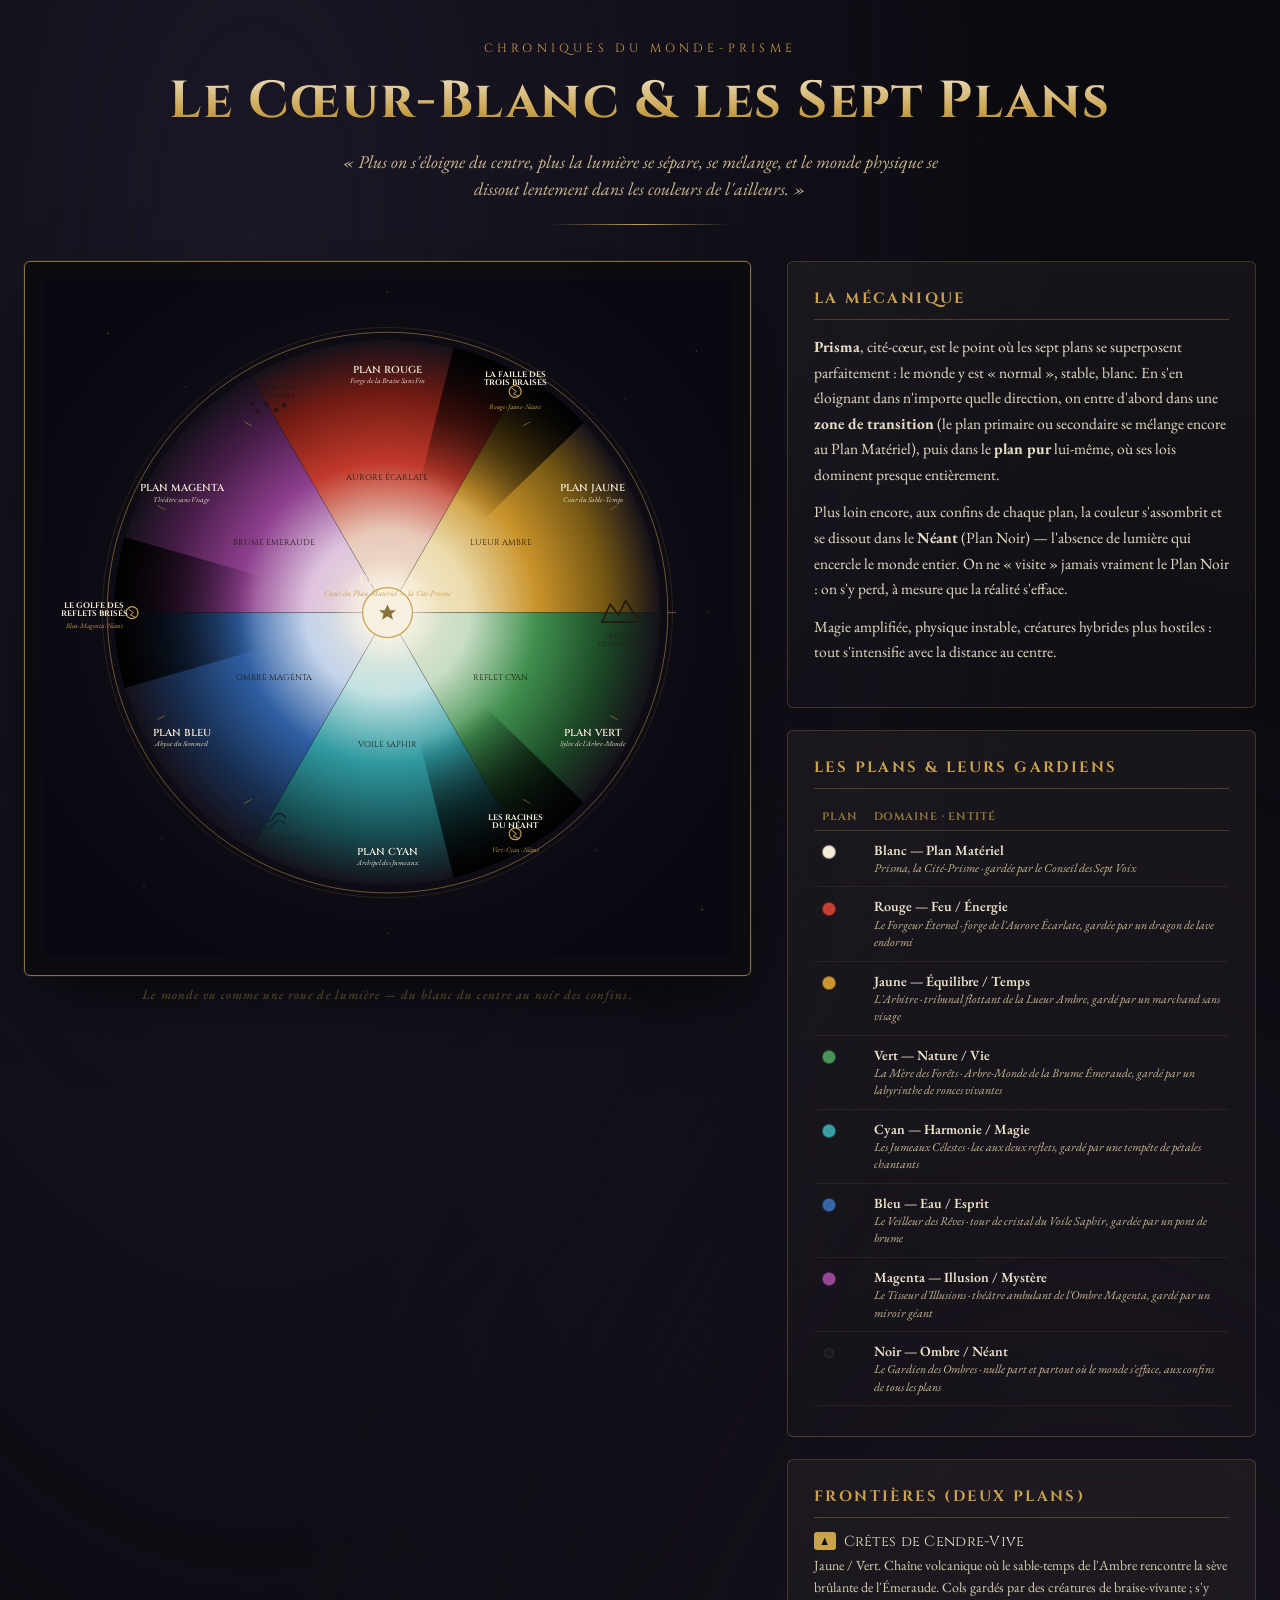
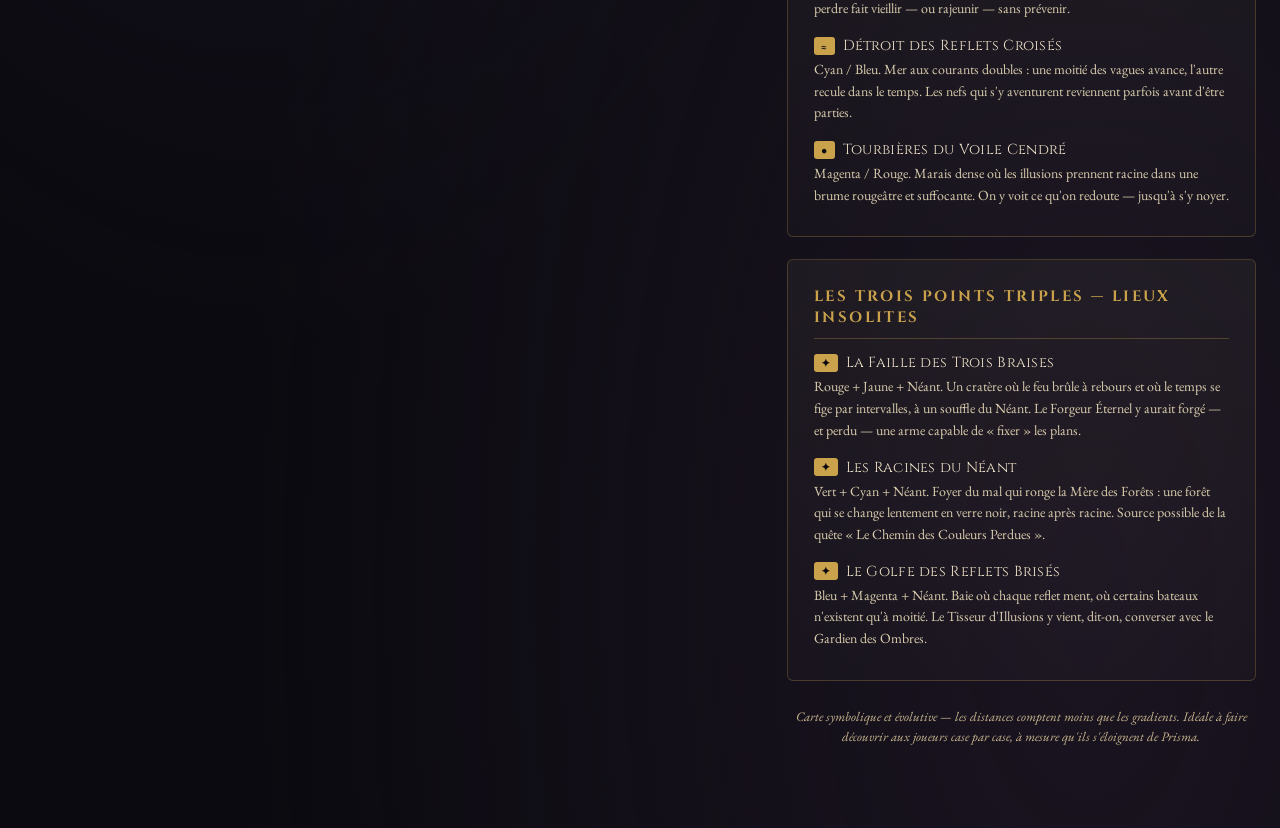
<file: Image/Monde/carte_sept_plans.html>
<!DOCTYPE html>
<html lang="fr">
<head>
<meta charset="UTF-8">
<title>Le Monde-Prisme — Carte des Sept Plans</title>
<style>
@import url('https://fonts.googleapis.com/css2?family=Cinzel:wght@500;600;700&family=EB+Garamond:ital,wght@0,400;0,500;0,600;1,400&display=swap');

:root{
  --void:#0b0a10;
  --void-2:#151220;
  --parchment:#ede1c8;
  --parchment-dim:#c9b78f;
  --ink:#2a2013;
  --gold:#c9a24b;
  --gold-dim:#8a723a;
  --rouge:#c1392b;
  --jaune:#c9932a;
  --vert:#3f8f4f;
  --cyan:#2f9aa0;
  --bleu:#2e5fa3;
  --magenta:#8e3f8f;
  --blanc:#f4ecd8;
  --noir:#15111a;
}

*{box-sizing:border-box;}

html,body{
  margin:0;
  padding:0;
  background:
    radial-gradient(ellipse at 20% 10%, #1b1726 0%, transparent 55%),
    radial-gradient(ellipse at 85% 90%, #1a1420 0%, transparent 55%),
    var(--void);
  color:var(--parchment);
  font-family:'EB Garamond', serif;
  min-height:100vh;
}

.wrap{
  max-width:1400px;
  margin:0 auto;
  padding:40px 24px 80px;
}

header{
  text-align:center;
  margin-bottom:36px;
}

.eyebrow{
  font-family:'Cinzel',serif;
  letter-spacing:0.35em;
  font-size:12px;
  color:var(--gold);
  text-transform:uppercase;
  margin-bottom:10px;
}

h1{
  font-family:'Cinzel',serif;
  font-weight:700;
  font-size:clamp(28px,5vw,52px);
  margin:0 0 12px;
  letter-spacing:0.03em;
  background:linear-gradient(180deg,#f4ecd8,#c9a24b 65%,#8a723a);
  -webkit-background-clip:text;
  background-clip:text;
  color:transparent;
}

.tagline{
  font-style:italic;
  color:var(--parchment-dim);
  font-size:18px;
  max-width:620px;
  margin:0 auto;
  line-height:1.5;
}

.rule{
  width:180px;
  height:1px;
  margin:22px auto 0;
  background:linear-gradient(90deg,transparent,var(--gold),transparent);
}

.layout{
  display:grid;
  grid-template-columns:minmax(0,1.55fr) minmax(320px,1fr);
  gap:36px;
  align-items:start;
}

@media (max-width:980px){
  .layout{grid-template-columns:1fr;}
}

.map-card{
  position:relative;
  background:radial-gradient(circle at 50% 45%, #17131f 0%, #0d0b12 70%);
  border:1px solid var(--gold-dim);
  border-radius:6px;
  padding:18px;
  box-shadow:0 0 0 1px rgba(201,162,75,0.08), 0 30px 70px -20px rgba(0,0,0,0.8);
}

svg{ width:100%; height:auto; display:block; }

.map-caption{
  text-align:center;
  font-size:13px;
  letter-spacing:0.08em;
  color:var(--gold-dim);
  margin-top:10px;
  font-style:italic;
}

/* -------- legend panel -------- */
.panel{
  background:linear-gradient(180deg, rgba(237,225,200,0.05), rgba(237,225,200,0.02));
  border:1px solid rgba(201,162,75,0.25);
  border-radius:6px;
  padding:26px 26px 30px;
}

.panel h2{
  font-family:'Cinzel',serif;
  font-size:15px;
  letter-spacing:0.16em;
  text-transform:uppercase;
  color:var(--gold);
  margin:0 0 14px;
  padding-bottom:10px;
  border-bottom:1px solid rgba(201,162,75,0.3);
}

.panel + .panel{ margin-top:22px; }

.mecha p{
  font-size:15.5px;
  line-height:1.65;
  color:#e6dcc4;
  margin:0 0 12px;
}

table.planes{
  width:100%;
  border-collapse:collapse;
  font-size:14px;
}
table.planes th{
  text-align:left;
  font-family:'Cinzel',serif;
  font-size:11px;
  letter-spacing:0.08em;
  color:var(--gold-dim);
  text-transform:uppercase;
  padding:6px 8px;
  border-bottom:1px solid rgba(201,162,75,0.25);
}
table.planes td{
  padding:9px 8px;
  vertical-align:top;
  border-bottom:1px solid rgba(201,162,75,0.1);
  line-height:1.45;
}
.swatch{
  width:14px;height:14px;border-radius:50%;
  display:inline-block;
  border:1px solid rgba(0,0,0,0.35);
  box-shadow:0 0 6px rgba(255,255,255,0.15) inset;
  vertical-align:middle;
}
.plane-name{ font-weight:600; color:var(--parchment); }
.plane-sub{ display:block; font-size:12px; font-style:italic; color:var(--parchment-dim); }

.entry{
  margin-bottom:16px;
}
.entry:last-child{ margin-bottom:0; }
.entry .name{
  font-family:'Cinzel',serif;
  font-size:14.5px;
  letter-spacing:0.02em;
  color:var(--parchment);
  display:flex;
  align-items:center;
  gap:8px;
  margin-bottom:4px;
}
.entry .tag{
  font-size:10.5px;
  letter-spacing:0.05em;
  text-transform:uppercase;
  color:var(--void);
  background:var(--gold);
  padding:2px 7px;
  border-radius:3px;
  font-family:'EB Garamond',serif;
  font-weight:600;
}
.entry p{
  font-size:14px;
  line-height:1.55;
  color:#d9cdae;
  margin:0;
}

.icon-mountain::before{ content:"▲"; }
.icon-sea::before{ content:"≈"; }
.icon-marsh::before{ content:"●"; }
.icon-rift::before{ content:"✦"; }

footer.note{
  margin-top:26px;
  font-size:13px;
  font-style:italic;
  color:var(--parchment-dim);
  text-align:center;
  line-height:1.6;
}
</style>
</head>
<body>
<div class="wrap">

  <header>
    <div class="eyebrow">Chroniques du Monde-Prisme</div>
    <h1>Le Cœur-Blanc &amp; les Sept Plans</h1>
    <p class="tagline">« Plus on s'éloigne du centre, plus la lumière se sépare, se mélange, et le monde physique se dissout lentement dans les couleurs de l'ailleurs. »</p>
    <div class="rule"></div>
  </header>

  <div class="layout">

    <!-- ============ MAP ============ -->
    <div>
      <div class="map-card">
        <svg viewBox="-80 -60 1160 1140" xmlns="http://www.w3.org/2000/svg">
          <defs>
            <radialGradient id="gradRouge" cx="500" cy="500" r="460" gradientUnits="userSpaceOnUse">
              <stop offset="0%" stop-color="#f4ecd8"/>
              <stop offset="30%" stop-color="#e8c9b9"/>
              <stop offset="55%" stop-color="#c1392b"/>
              <stop offset="80%" stop-color="#711b13"/>
              <stop offset="100%" stop-color="#15111a"/>
            </radialGradient>
            <radialGradient id="gradJaune" cx="500" cy="500" r="460" gradientUnits="userSpaceOnUse">
              <stop offset="0%" stop-color="#f4ecd8"/>
              <stop offset="30%" stop-color="#ecdcae"/>
              <stop offset="55%" stop-color="#c9932a"/>
              <stop offset="80%" stop-color="#755713"/>
              <stop offset="100%" stop-color="#15111a"/>
            </radialGradient>
            <radialGradient id="gradVert" cx="500" cy="500" r="460" gradientUnits="userSpaceOnUse">
              <stop offset="0%" stop-color="#f4ecd8"/>
              <stop offset="30%" stop-color="#c7ddc4"/>
              <stop offset="55%" stop-color="#3f8f4f"/>
              <stop offset="80%" stop-color="#1c4a26"/>
              <stop offset="100%" stop-color="#15111a"/>
            </radialGradient>
            <radialGradient id="gradCyan" cx="500" cy="500" r="460" gradientUnits="userSpaceOnUse">
              <stop offset="0%" stop-color="#f4ecd8"/>
              <stop offset="30%" stop-color="#c3e2e2"/>
              <stop offset="55%" stop-color="#2f9aa0"/>
              <stop offset="80%" stop-color="#175256"/>
              <stop offset="100%" stop-color="#15111a"/>
            </radialGradient>
            <radialGradient id="gradBleu" cx="500" cy="500" r="460" gradientUnits="userSpaceOnUse">
              <stop offset="0%" stop-color="#f4ecd8"/>
              <stop offset="30%" stop-color="#c3d3ea"/>
              <stop offset="55%" stop-color="#2e5fa3"/>
              <stop offset="80%" stop-color="#182f52"/>
              <stop offset="100%" stop-color="#15111a"/>
            </radialGradient>
            <radialGradient id="gradMagenta" cx="500" cy="500" r="460" gradientUnits="userSpaceOnUse">
              <stop offset="0%" stop-color="#f4ecd8"/>
              <stop offset="30%" stop-color="#ddc2dd"/>
              <stop offset="55%" stop-color="#8e3f8f"/>
              <stop offset="80%" stop-color="#481d49"/>
              <stop offset="100%" stop-color="#15111a"/>
            </radialGradient>
            <radialGradient id="voidBleed" cx="500" cy="500" r="460" gradientUnits="userSpaceOnUse">
              <stop offset="0%" stop-color="#000000" stop-opacity="0"/>
              <stop offset="48%" stop-color="#000000" stop-opacity="0"/>
              <stop offset="74%" stop-color="#000000" stop-opacity="0.55"/>
              <stop offset="100%" stop-color="#000000" stop-opacity="0.95"/>
            </radialGradient>
            <radialGradient id="centerGlow" cx="500" cy="500" r="90" gradientUnits="userSpaceOnUse">
              <stop offset="0%" stop-color="#fffaf0" stop-opacity="0.95"/>
              <stop offset="100%" stop-color="#fffaf0" stop-opacity="0"/>
            </radialGradient>
            <filter id="soft" x="-50%" y="-50%" width="200%" height="200%">
              <feGaussianBlur stdDeviation="6"/>
            </filter>
          </defs>

          <!-- background void -->
          <rect x="-80" y="-60" width="1160" height="1140" fill="url(#voidbg)"/>
          <radialGradient id="voidbg" cx="500" cy="500" r="640" gradientUnits="userSpaceOnUse">
            <stop offset="0%" stop-color="#1a1622"/>
            <stop offset="60%" stop-color="#100d16"/>
            <stop offset="100%" stop-color="#0a0810"/>
          </radialGradient>

          <!-- faint stars in the void -->
          <g fill="#c9a24b" opacity="0.35">
            <circle cx="30" cy="30" r="1.6"/><circle cx="90" cy="960" r="1.4"/>
            <circle cx="1020" cy="60" r="1.4"/><circle cx="1030" cy="1000" r="1.6"/>
            <circle cx="-40" cy="500" r="1.3"/><circle cx="1040" cy="500" r="1.3"/>
            <circle cx="500" cy="-40" r="1.3"/><circle cx="500" cy="1040" r="1.3"/>
            <circle cx="160" cy="120" r="1.1"/><circle cx="850" cy="900" r="1.1"/>
            <circle cx="900" cy="140" r="1.1"/><circle cx="120" cy="880" r="1.1"/>
          </g>

          <!-- hexagram frame (Triangle des Plans / Triangle du Néant) -->
          <polygon points="715,127.6 715,872.4 70,500" fill="none" stroke="#000000" stroke-opacity="0.4" stroke-width="1.5" stroke-dasharray="2 6"/>
          <polygon points="930,500 285,872.4 285,127.6" fill="none" stroke="#c9a24b" stroke-opacity="0.35" stroke-width="1.5" stroke-dasharray="2 6"/>

          <!-- === the six wedges === -->
          <path d="M500,500 L270,101.64 A460,460 0 0,1 730,101.64 Z" fill="url(#gradRouge)"/>
          <path d="M500,500 L730,101.64 A460,460 0 0,1 960,500 Z" fill="url(#gradJaune)"/>
          <path d="M500,500 L960,500 A460,460 0 0,1 730,898.36 Z" fill="url(#gradVert)"/>
          <path d="M500,500 L730,898.36 A460,460 0 0,1 270,898.36 Z" fill="url(#gradCyan)"/>
          <path d="M500,500 L270,898.36 A460,460 0 0,1 40,500 Z" fill="url(#gradBleu)"/>
          <path d="M500,500 L40,500 A460,460 0 0,1 270,101.64 Z" fill="url(#gradMagenta)"/>

          <!-- === void bleeding in at the three Tripoints === -->
          <g style="mix-blend-mode:multiply">
            <path d="M500,500 L611.3,53.8 A460,460 0 0,1 830.7,180.3 Z" fill="url(#voidBleed)"/>
            <path d="M500,500 L830.7,819.7 A460,460 0 0,1 611.3,946.2 Z" fill="url(#voidBleed)"/>
            <path d="M500,500 L57.9,627 A460,460 0 0,1 57.9,373 Z" fill="url(#voidBleed)"/>
          </g>

          <!-- wedge outline -->
          <circle cx="500" cy="500" r="460" fill="none" stroke="#000000" stroke-opacity="0.25" stroke-width="1"/>
          <g stroke="#0e0c14" stroke-opacity="0.35" stroke-width="1.2">
            <line x1="500" y1="500" x2="270" y2="101.64"/>
            <line x1="500" y1="500" x2="730" y2="101.64"/>
            <line x1="500" y1="500" x2="960" y2="500"/>
            <line x1="500" y1="500" x2="730" y2="898.36"/>
            <line x1="500" y1="500" x2="270" y2="898.36"/>
            <line x1="500" y1="500" x2="40" y2="500"/>
          </g>

          <!-- outer decorative rings + ticks -->
          <circle cx="500" cy="500" r="472" fill="none" stroke="#c9a24b" stroke-opacity="0.55" stroke-width="1.5"/>
          <circle cx="500" cy="500" r="480" fill="none" stroke="#c9a24b" stroke-opacity="0.25" stroke-width="1"/>
          <g stroke="#c9a24b" stroke-opacity="0.55" stroke-width="1.5">
            <line x1="500" y1="472" x2="500" y2="486"/>
            <line x1="500" y1="528" x2="500" y2="514"/>
            <line x1="728" y1="185.64" x2="740.4" y2="178.64"/>
            <line x1="271.6" y1="185.64" x2="259.2" y2="178.64"/>
            <line x1="875" y1="326.64" x2="887.4" y2="319.64"/>
            <line x1="125" y1="326.64" x2="112.6" y2="319.64"/>
            <line x1="972" y1="500" x2="986" y2="500"/>
            <line x1="28" y1="500" x2="14" y2="500"/>
            <line x1="875" y1="673.36" x2="887.4" y2="680.36"/>
            <line x1="125" y1="673.36" x2="112.6" y2="680.36"/>
            <line x1="728" y1="814.36" x2="740.4" y2="821.36"/>
            <line x1="271.6" y1="814.36" x2="259.2" y2="821.36"/>
          </g>

          <!-- ===== center : Plan Matériel ===== -->
          <circle cx="500" cy="500" r="90" fill="url(#centerGlow)"/>
          <circle cx="500" cy="500" r="42" fill="#f7f0e0" stroke="#c9a24b" stroke-width="2"/>
          <path d="M500,486 L508,504 L526,504 L512,515 L517,533 L500,522 L483,533 L488,515 L474,504 L492,504 Z"
                fill="#8a723a" transform="translate(0,-6) scale(0.55)" transform-origin="500 500"/>
          <text x="500" y="452" text-anchor="middle" font-family="Cinzel" font-weight="700" font-size="21" fill="#f4ecd8" letter-spacing="2">PRISMA</text>
          <text x="500" y="472" text-anchor="middle" font-family="EB Garamond" font-style="italic" font-size="13.5" fill="#c9a24b">Cœur du Plan Matériel — la Cité-Prisme</text>

          <!-- ===== transition-ring labels ===== -->
          <g font-family="Cinzel" font-size="14" text-anchor="middle" fill="#241b10">
            <text x="500" y="276">AURORE ÉCARLATE</text>
            <text x="690.5" y="386">LUEUR AMBRE</text>
            <text x="690.5" y="614">REFLET CYAN</text>
            <text x="500" y="726">VOILE SAPHIR</text>
            <text x="309.5" y="614">OMBRE MAGENTA</text>
            <text x="309.5" y="386">BRUME ÉMERAUDE</text>
          </g>

          <!-- ===== plane (outer) labels ===== -->
          <g font-family="Cinzel" font-weight="600" font-size="17" text-anchor="middle" fill="#f4ecd8">
            <text x="500" y="96">PLAN ROUGE</text>
            <text x="846" y="296">PLAN JAUNE</text>
            <text x="846" y="708">PLAN VERT</text>
            <text x="500" y="908">PLAN CYAN</text>
            <text x="154" y="708">PLAN BLEU</text>
            <text x="154" y="296">PLAN MAGENTA</text>
          </g>
          <g font-family="EB Garamond" font-style="italic" font-size="12.5" text-anchor="middle" fill="#e9dfc6">
            <text x="500" y="113">Forge de la Braise Sans Fin</text>
            <text x="846" y="313">Cour du Sable-Temps</text>
            <text x="846" y="725">Sylve de l'Arbre-Monde</text>
            <text x="500" y="925">Archipel des Jumeaux</text>
            <text x="154" y="725">Abysse du Sommeil</text>
            <text x="154" y="313">Théâtre sans Visage</text>
          </g>

          <!-- ===== frontier icons (2-plane borders) ===== -->
          <!-- Crêtes de Cendre-Vive : Jaune/Vert, 90° -->
          <g transform="translate(895,500)">
            <polygon points="-34,16 -20,-14 -6,4 6,-20 20,2 34,16" fill="none" stroke="#241b10" stroke-width="3" stroke-linejoin="round"/>
            <text x="0" y="42" text-anchor="middle" font-family="Cinzel" font-size="11.5" fill="#241b10">CRÊTES DE</text>
            <text x="0" y="56" text-anchor="middle" font-family="Cinzel" font-size="11.5" fill="#241b10">CENDRE-VIVE</text>
          </g>
          <!-- Détroit des Reflets Croisés : Cyan/Bleu, 210° -->
          <g transform="translate(300,845)">
            <path d="M-32,0 Q-22,-14 -12,0 T8,0 T28,0" fill="none" stroke="#0e2530" stroke-width="3" stroke-linecap="round"/>
            <path d="M-32,12 Q-22,-2 -12,12 T8,12 T28,12" fill="none" stroke="#0e2530" stroke-width="3" stroke-linecap="round" opacity="0.6"/>
            <text x="0" y="38" text-anchor="middle" font-family="Cinzel" font-size="11.5" fill="#0e2530">DÉTROIT DES REFLETS</text>
            <text x="0" y="52" text-anchor="middle" font-family="Cinzel" font-size="11.5" fill="#0e2530">CROISÉS</text>
          </g>
          <!-- Tourbières du Voile Cendré : Magenta/Rouge, 330° -->
          <g transform="translate(300,155)">
            <g fill="#241018" opacity="0.85">
              <circle cx="-18" cy="6" r="4"/><circle cx="-4" cy="-6" r="4"/><circle cx="12" cy="4" r="4"/>
              <circle cx="26" cy="-4" r="4"/><circle cx="-28" cy="-6" r="3"/>
            </g>
            <text x="0" y="-30" text-anchor="middle" font-family="Cinzel" font-size="11.5" fill="#241018">TOURBIÈRES DU</text>
            <text x="0" y="-16" text-anchor="middle" font-family="Cinzel" font-size="11.5" fill="#241018">VOILE CENDRÉ</text>
          </g>

          <!-- ===== the three Tripoints (lieux insolites) ===== -->
          <g transform="translate(715,127.6)">
            <circle r="10" fill="#0a0810" stroke="#c9a24b" stroke-width="2"/>
            <path d="M-6,-6 L2,0 L-3,4 L6,8" fill="none" stroke="#c9a24b" stroke-width="1.6"/>
            <text x="0" y="-24" text-anchor="middle" font-family="Cinzel" font-weight="700" font-size="13.5" fill="#f4ecd8">LA FAILLE DES</text>
            <text x="0" y="-10" text-anchor="middle" font-family="Cinzel" font-weight="700" font-size="13.5" fill="#f4ecd8">TROIS BRAISES</text>
            <text x="0" y="30" text-anchor="middle" font-family="EB Garamond" font-style="italic" font-size="11.5" fill="#c9a24b">Rouge · Jaune · Néant</text>
          </g>
          <g transform="translate(715,872.4)">
            <circle r="10" fill="#0a0810" stroke="#c9a24b" stroke-width="2"/>
            <path d="M-6,-6 L2,0 L-3,4 L6,8" fill="none" stroke="#c9a24b" stroke-width="1.6"/>
            <text x="0" y="-24" text-anchor="middle" font-family="Cinzel" font-weight="700" font-size="13.5" fill="#f4ecd8">LES RACINES</text>
            <text x="0" y="-10" text-anchor="middle" font-family="Cinzel" font-weight="700" font-size="13.5" fill="#f4ecd8">DU NÉANT</text>
            <text x="0" y="30" text-anchor="middle" font-family="EB Garamond" font-style="italic" font-size="11.5" fill="#c9a24b">Vert · Cyan · Néant</text>
          </g>
          <g transform="translate(70,500)">
            <circle r="10" fill="#0a0810" stroke="#c9a24b" stroke-width="2"/>
            <path d="M-6,-6 L2,0 L-3,4 L6,8" fill="none" stroke="#c9a24b" stroke-width="1.6"/>
            <text x="-64" y="-8" text-anchor="middle" font-family="Cinzel" font-weight="700" font-size="13.5" fill="#f4ecd8">LE GOLFE DES</text>
            <text x="-64" y="6" text-anchor="middle" font-family="Cinzel" font-weight="700" font-size="13.5" fill="#f4ecd8">REFLETS BRISÉS</text>
            <text x="-64" y="26" text-anchor="middle" font-family="EB Garamond" font-style="italic" font-size="11.5" fill="#c9a24b">Bleu · Magenta · Néant</text>
          </g>

        </svg>
      </div>
      <p class="map-caption">Le monde vu comme une roue de lumière — du blanc du centre au noir des confins.</p>
    </div>

    <!-- ============ LEGEND ============ -->
    <div>

      <div class="panel mecha">
        <h2>La mécanique</h2>
        <p><strong>Prisma</strong>, cité-cœur, est le point où les sept plans se superposent parfaitement : le monde y est « normal », stable, blanc. En s'en éloignant dans n'importe quelle direction, on entre d'abord dans une <strong>zone de transition</strong> (le plan primaire ou secondaire se mélange encore au Plan Matériel), puis dans le <strong>plan pur</strong> lui-même, où ses lois dominent presque entièrement.</p>
        <p>Plus loin encore, aux confins de chaque plan, la couleur s'assombrit et se dissout dans le <strong>Néant</strong> (Plan Noir) — l'absence de lumière qui encercle le monde entier. On ne « visite » jamais vraiment le Plan Noir : on s'y perd, à mesure que la réalité s'efface.</p>
        <p>Magie amplifiée, physique instable, créatures hybrides plus hostiles : tout s'intensifie avec la distance au centre.</p>
      </div>

      <div class="panel">
        <h2>Les plans &amp; leurs gardiens</h2>
        <table class="planes">
          <tr><th>Plan</th><th>Domaine · Entité</th></tr>
          <tr>
            <td><span class="swatch" style="background:#f4ecd8"></span></td>
            <td><span class="plane-name">Blanc — Plan Matériel</span><span class="plane-sub">Prisma, la Cité-Prisme · gardée par le Conseil des Sept Voix</span></td>
          </tr>
          <tr>
            <td><span class="swatch" style="background:#c1392b"></span></td>
            <td><span class="plane-name">Rouge — Feu / Énergie</span><span class="plane-sub">Le Forgeur Éternel · forge de l'Aurore Écarlate, gardée par un dragon de lave endormi</span></td>
          </tr>
          <tr>
            <td><span class="swatch" style="background:#c9932a"></span></td>
            <td><span class="plane-name">Jaune — Équilibre / Temps</span><span class="plane-sub">L'Arbitre · tribunal flottant de la Lueur Ambre, gardé par un marchand sans visage</span></td>
          </tr>
          <tr>
            <td><span class="swatch" style="background:#3f8f4f"></span></td>
            <td><span class="plane-name">Vert — Nature / Vie</span><span class="plane-sub">La Mère des Forêts · Arbre-Monde de la Brume Émeraude, gardé par un labyrinthe de ronces vivantes</span></td>
          </tr>
          <tr>
            <td><span class="swatch" style="background:#2f9aa0"></span></td>
            <td><span class="plane-name">Cyan — Harmonie / Magie</span><span class="plane-sub">Les Jumeaux Célestes · lac aux deux reflets, gardé par une tempête de pétales chantants</span></td>
          </tr>
          <tr>
            <td><span class="swatch" style="background:#2e5fa3"></span></td>
            <td><span class="plane-name">Bleu — Eau / Esprit</span><span class="plane-sub">Le Veilleur des Rêves · tour de cristal du Voile Saphir, gardée par un pont de brume</span></td>
          </tr>
          <tr>
            <td><span class="swatch" style="background:#8e3f8f"></span></td>
            <td><span class="plane-name">Magenta — Illusion / Mystère</span><span class="plane-sub">Le Tisseur d'Illusions · théâtre ambulant de l'Ombre Magenta, gardé par un miroir géant</span></td>
          </tr>
          <tr>
            <td><span class="swatch" style="background:#15111a"></span></td>
            <td><span class="plane-name">Noir — Ombre / Néant</span><span class="plane-sub">Le Gardien des Ombres · nulle part et partout où le monde s'efface, aux confins de tous les plans</span></td>
          </tr>
        </table>
      </div>

      <div class="panel">
        <h2>Frontières (deux plans)</h2>
        <div class="entry">
          <div class="name"><span class="tag icon-mountain"> </span>Crêtes de Cendre-Vive</div>
          <p>Jaune / Vert. Chaîne volcanique où le sable-temps de l'Ambre rencontre la sève brûlante de l'Émeraude. Cols gardés par des créatures de braise-vivante ; s'y perdre fait vieillir — ou rajeunir — sans prévenir.</p>
        </div>
        <div class="entry">
          <div class="name"><span class="tag icon-sea"> </span>Détroit des Reflets Croisés</div>
          <p>Cyan / Bleu. Mer aux courants doubles : une moitié des vagues avance, l'autre recule dans le temps. Les nefs qui s'y aventurent reviennent parfois avant d'être parties.</p>
        </div>
        <div class="entry">
          <div class="name"><span class="tag icon-marsh"> </span>Tourbières du Voile Cendré</div>
          <p>Magenta / Rouge. Marais dense où les illusions prennent racine dans une brume rougeâtre et suffocante. On y voit ce qu'on redoute — jusqu'à s'y noyer.</p>
        </div>
      </div>

      <div class="panel">
        <h2>Les trois points triples — lieux insolites</h2>
        <div class="entry">
          <div class="name"><span class="tag icon-rift"> </span>La Faille des Trois Braises</div>
          <p>Rouge + Jaune + Néant. Un cratère où le feu brûle à rebours et où le temps se fige par intervalles, à un souffle du Néant. Le Forgeur Éternel y aurait forgé — et perdu — une arme capable de « fixer » les plans.</p>
        </div>
        <div class="entry">
          <div class="name"><span class="tag icon-rift"> </span>Les Racines du Néant</div>
          <p>Vert + Cyan + Néant. Foyer du mal qui ronge la Mère des Forêts : une forêt qui se change lentement en verre noir, racine après racine. Source possible de la quête « Le Chemin des Couleurs Perdues ».</p>
        </div>
        <div class="entry">
          <div class="name"><span class="tag icon-rift"> </span>Le Golfe des Reflets Brisés</div>
          <p>Bleu + Magenta + Néant. Baie où chaque reflet ment, où certains bateaux n'existent qu'à moitié. Le Tisseur d'Illusions y vient, dit-on, converser avec le Gardien des Ombres.</p>
        </div>
      </div>

      <footer class="note">Carte symbolique et évolutive — les distances comptent moins que les gradients. Idéale à faire découvrir aux joueurs case par case, à mesure qu'ils s'éloignent de Prisma.</footer>

    </div>
  </div>
</div>
</body>
</html>
</file>
